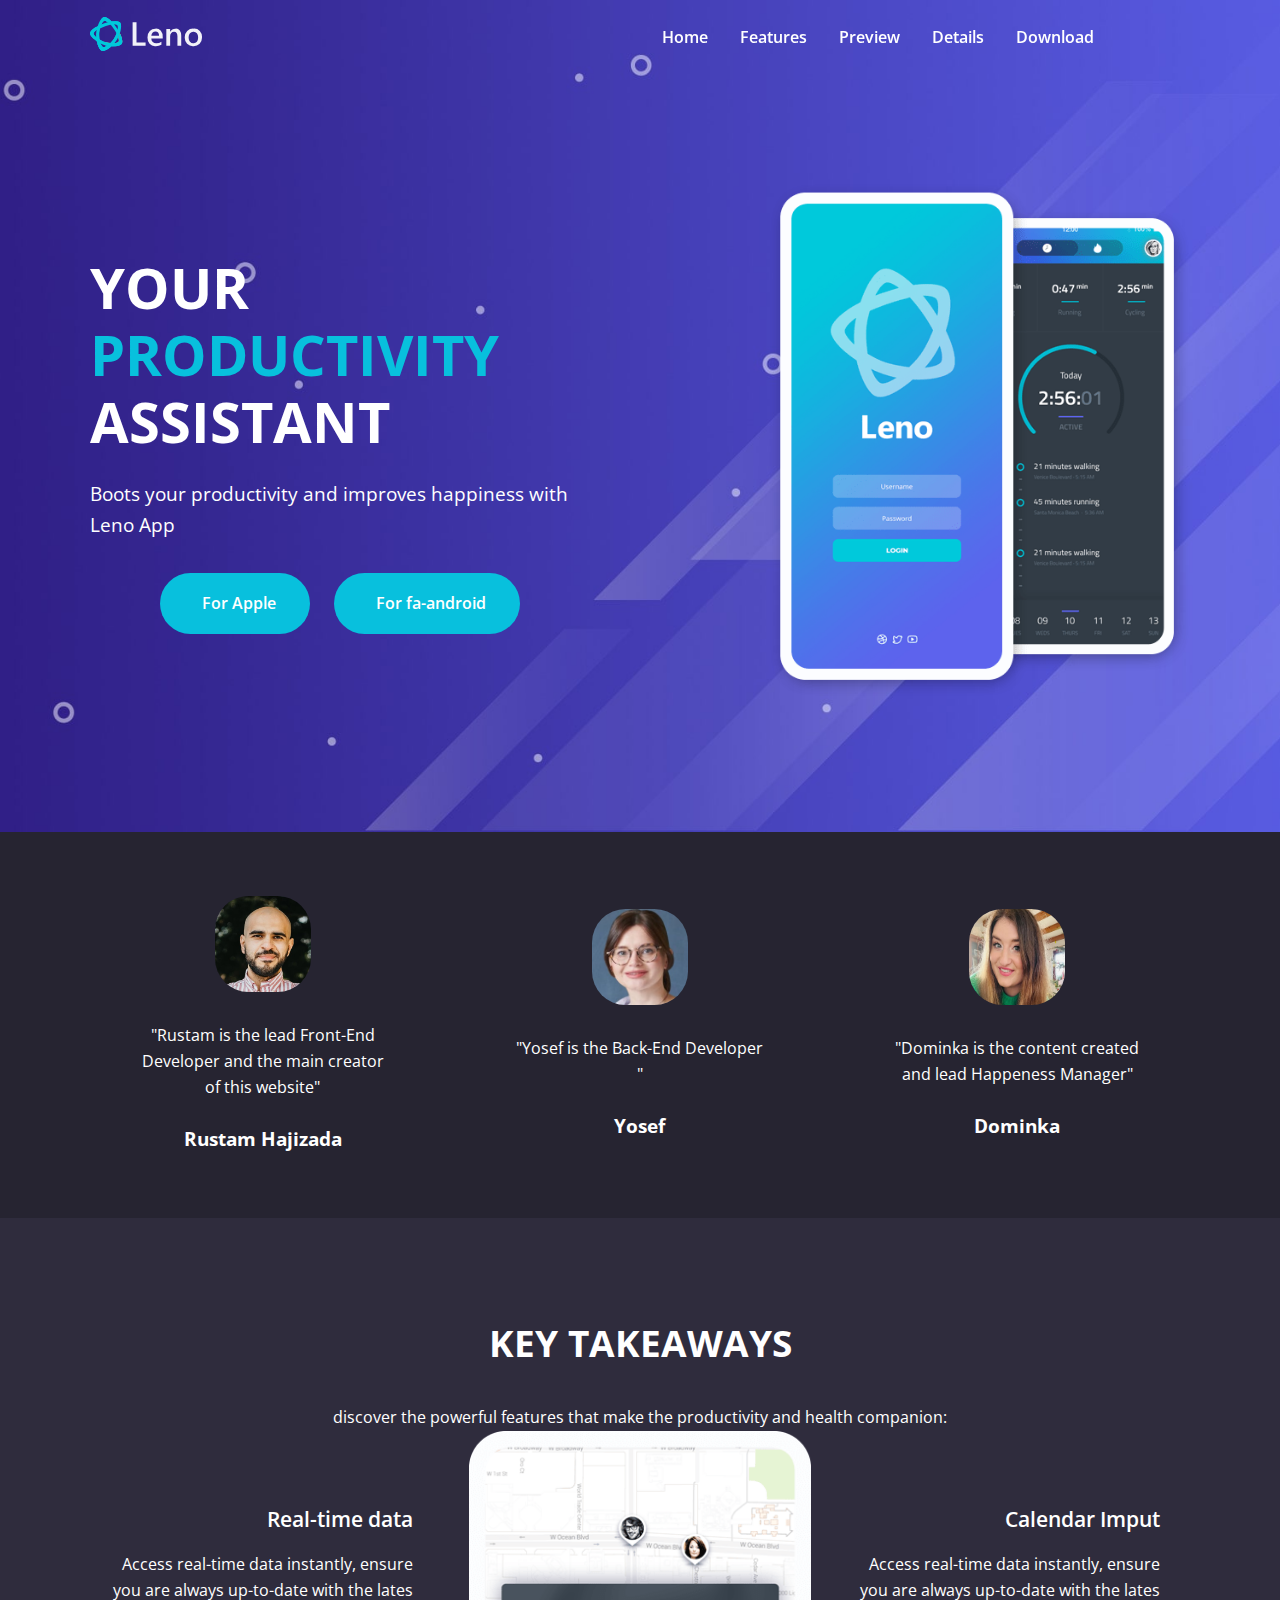
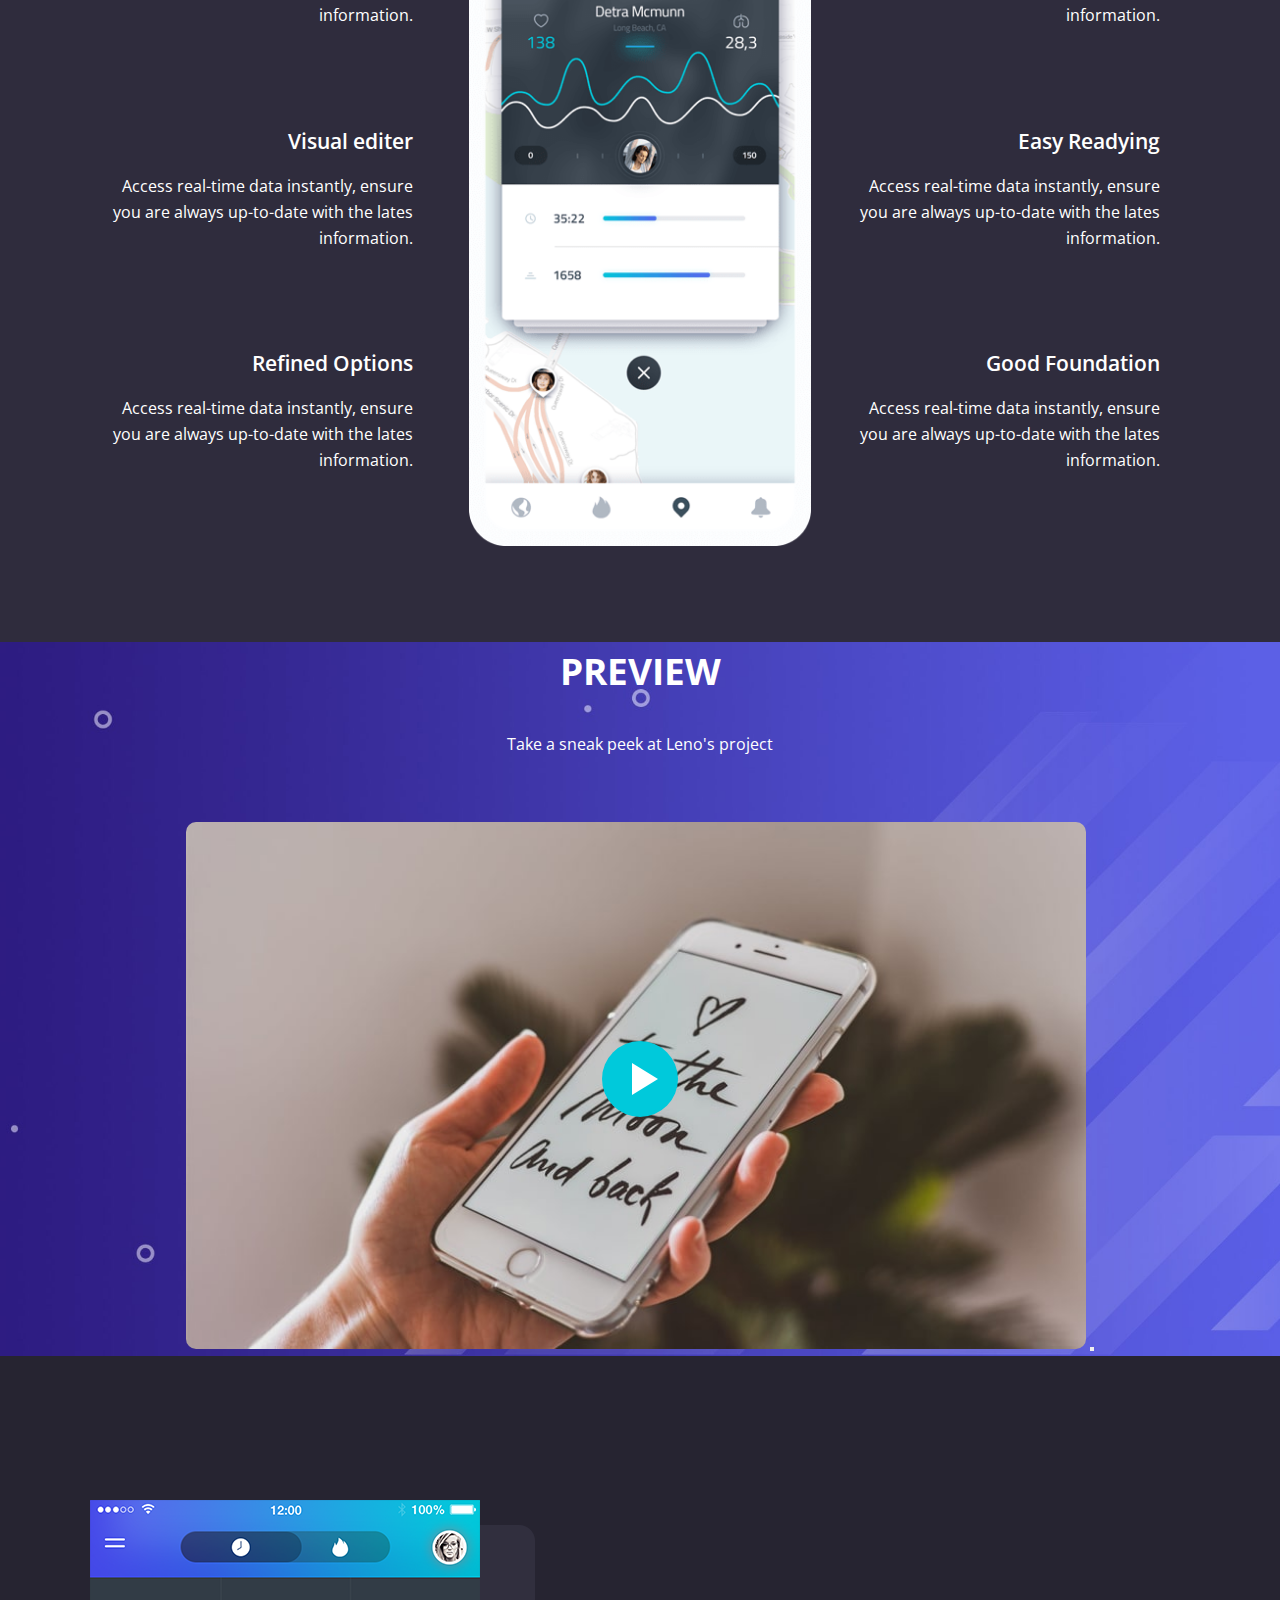
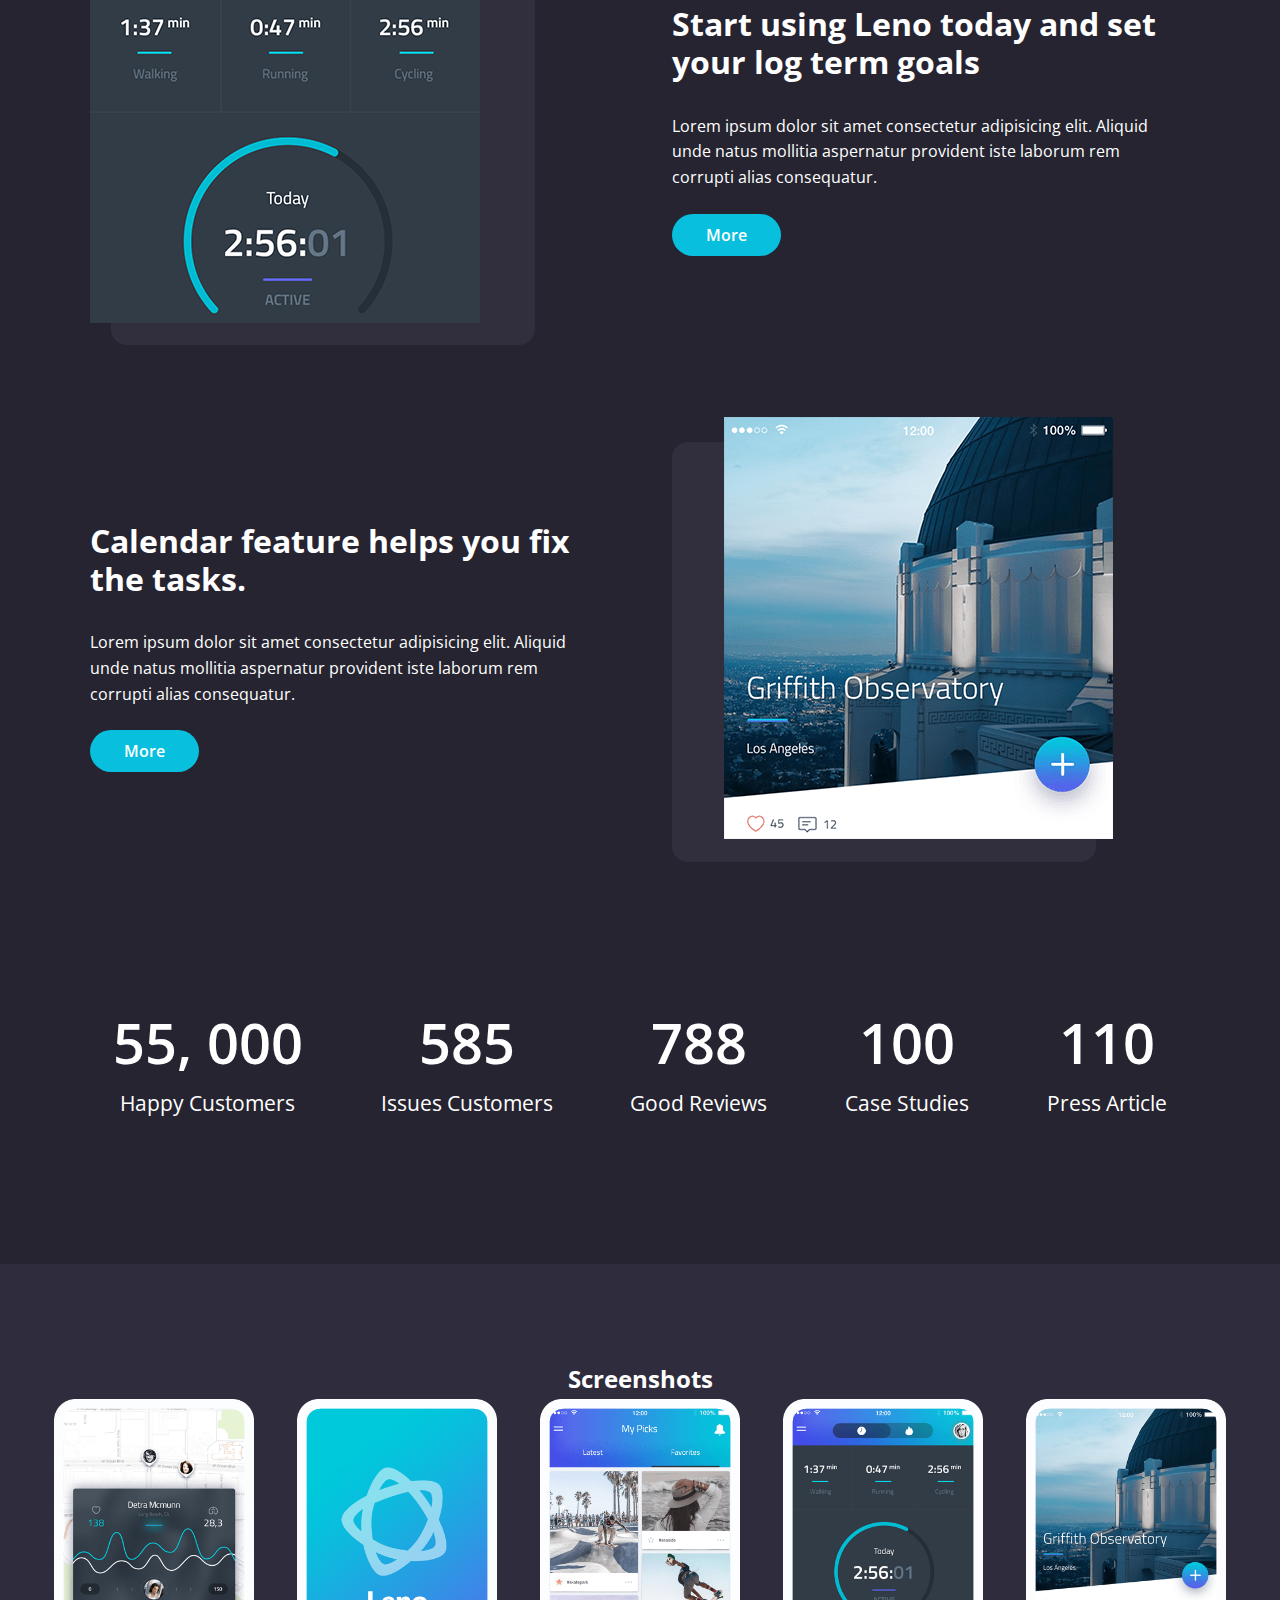
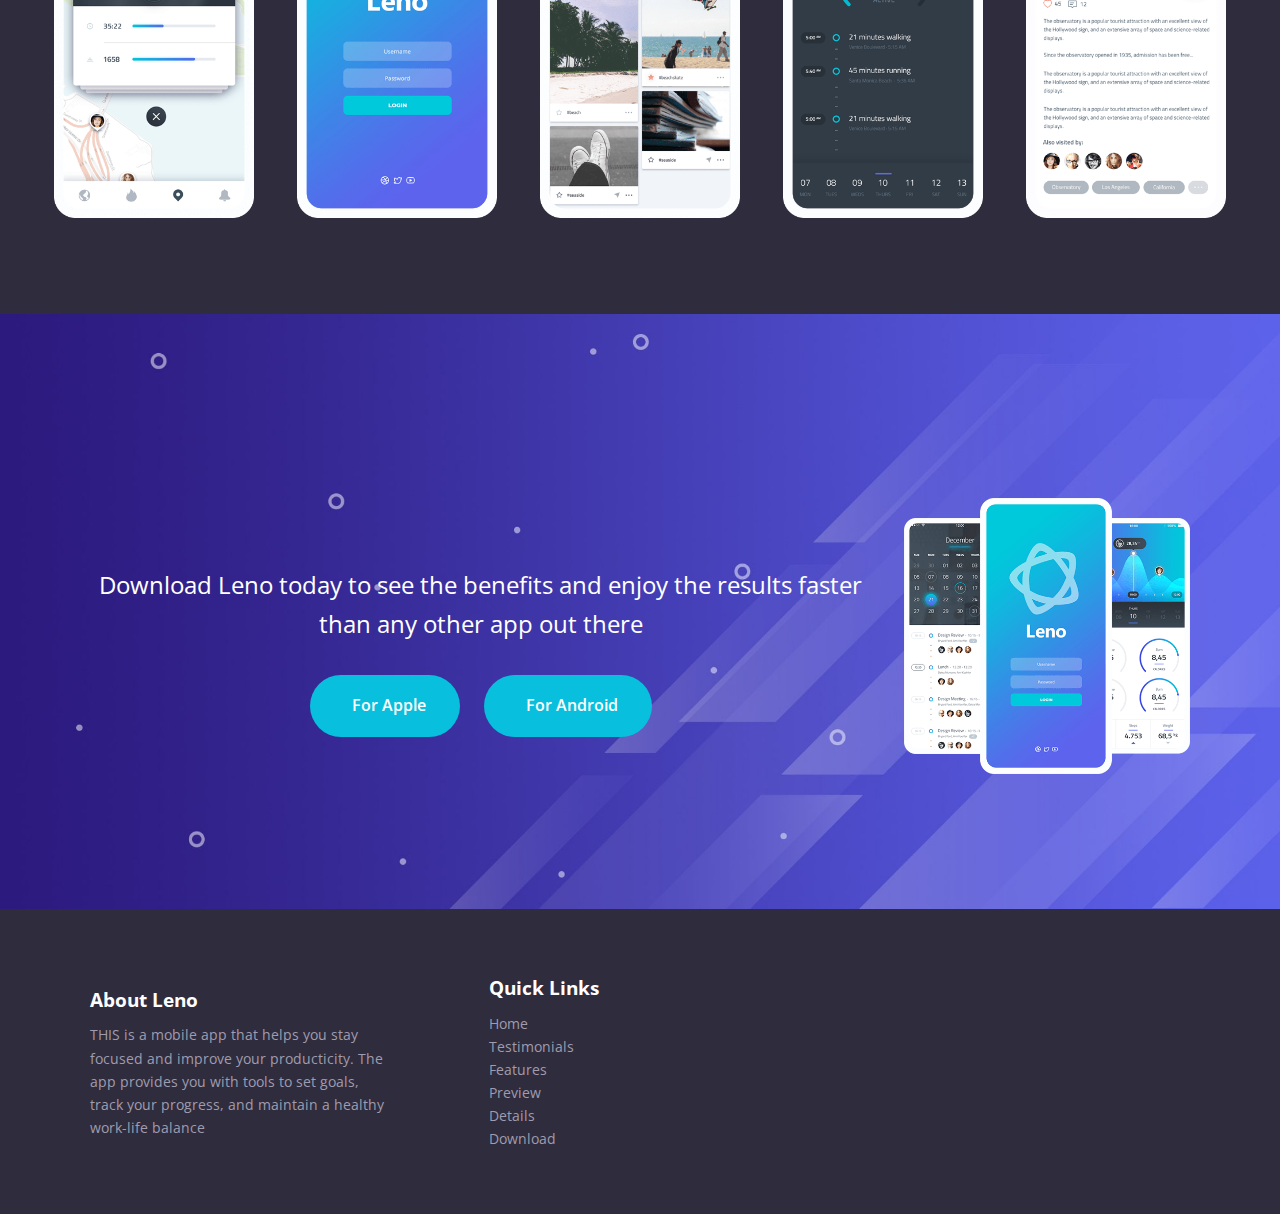
<file: index.html>
<!DOCTYPE html>
<html lang="en">

<head>
  <meta charset="UTF-8" />
  <meta name="viewport" content="width=device-width, initial-scale=1.0" />
  <link rel="preconnect" href="https://fonts.googleapis.com" />
  <link rel="preconnect" href="https://fonts.gstatic.com" crossorigin />
  <link href="https://fonts.googleapis.com/css2?family=Open+Sans:ital,wght@0,300..800;1,300..800&display=swap"
    rel="stylesheet" />
  <link rel="stylesheet" href="https://cdnjs.cloudflare.com/ajax/libs/font-awesome/6.5.2/css/all.min.css"
    integrity="sha512-SnH5WK+bZxgPHs44uWIX+LLJAJ9/2PkPKZ5QiAj6Ta86w+fsb2TkcmfRyVX3pBnMFcV7oQPJkl9QevSCWr3W6A=="
    crossorigin="anonymous" referrerpolicy="no-referrer" />
  <link rel="stylesheet" href="./css/styles.css" />
  <link rel="icon" href="./images/favicon.png" />
  <title>Your Health & Productivity APP</title>
</head>

<body>
  <!-- NavBar -->
  <navbar class="navbar">
    <div class="navbar__container container">
      <div class="navbar__logo">
        <img src="./images/logo.svg" alt="Leno" />
      </div>
      <div class="navbar__menu">
        <ul class="navbar__menu-list">
          <li class="navbar__menu-item">
            <a href="index.html" class="navbar__menu-link">Home</a>
          </li>
          <li class="navbar__menu-item">
            <a href="index.html#features" class="navbar__menu-link">Features</a>
          </li>
          <li class="navbar__menu-item">
            <a href="index.html#preview" class="navbar__menu-link">Preview</a>
          </li>
          <li class="navbar__menu-item">
            <a href="index.html#details" class="navbar__menu-link">Details</a>
          </li>
          <li class="navbar__menu-item">
            <a href="index.html#dowload" class="navbar__menu-link">Download</a>
          </li>
          <li class="navbar__menu-item">
            <a href="#" class="navbar__menu-link--primary">
              <i class="fa-brands fa-facebook"></i>
            </a>
          </li>
          <li class="navbar__menu-item">
            <a href="#" class="navbar__menu-link--primary">
              <i class="fa-brands fa-twitter"></i>
            </a>
          </li>
          <li class="navbar__menu-item">
            <a href="#" class="navbar__menu-link--primary">
              <i class="fa-brands fa-instagram"></i>
            </a>
          </li>
        </ul>
      </div>
      <!-- Mobile Menu & Hamburger Icon -->
      <div class="navbar__mobile-menu">
        <div class="navbar__mobile-menu-toggle">
          <i class="fas fa-bars fa-2x"></i>
        </div>
        <!-- Mobile Menu Items -->
        <div class="navbar__mobile-menu-items">
          <ul class="navbar__mobile-menu-list">
            <ul class="navbar__mobile-menu-list">
              <li class="navbar__mobile-menu-item">
                <a href="index.html" class="navbar__mobile-menu-link">Home</a>
              </li>
              <li class="navbar__mobile-menu-item">
                <a href="index.html" class="navbar__mobile-menu-link">Features</a>
              </li>
              <li class="navbar__mobile-menu-item">
                <a href="index.html#preview" class="navbar__mobile-menu-link">Preview</a>
              </li>
              <li class="navbar__mobile-menu-item">
                <a href="index.html#details" class="navbar__mobile-menu-link">Details</a>
              </li>
              <li class="navbar__mobile-menu-item">
                <a href="index.html#dowload" class="navbar__mobile-menu-link">Download</a>
              </li>
              <li class="navbar_mobile-menu-item">
                <a href="#" class="navbar__mobile-menu-link--primary">
                  <i class="fa-brands fa-facebook"></i>
                </a>
              </li>
              <li class="navbar__mobile-menu-item">
                <a href="#" class="navbar__mobile-menu-link--primary">
                  <i class="fa-brands fa-twitter"></i>
                </a>
              </li>
              <li class="navbar__mobile-menu-link--primary">
                <i class="fa-brands fa-instagram"></i>
                </a>
              </li>
            </ul>

          </ul>
        </div>
      </div>
    </div>
  </navbar>
  <!-- Hero -->
  <header class="hero">
    <div class="hero__container container">
      <div class="hero__content">
        <h1 class="hero__title">
          Your <span class="hero__title--primary">Productivity</span>
          assistant
        </h1>
        <p class="hero__description">
          Boots your productivity and improves happiness with Leno App
        </p>
        <div class="hero__buttons">
          <a href="#download" class="hero__button btn">
            <i class="fa-brands fa-apple"></i> For Apple
          </a>
          <a href="#download" class="hero__button btn">
            <i class="fa-brands fa-android"></i> For fa-android
          </a>

        </div>
      </div>
      <div class="hero__image">
        <img src="./images/header-smartphones.png" alt="Leno App">
      </div>
    </div>
  </header>
  <!-- Testimonials -->
  <section class="testimonials" id="testimonials">
    <div class="testimonials__container container">
      <!-- Card 1 -->
      <div class="testimonials__card">
        <div class="testimonials__image">
          <img src="./images/testimonial-1.jpg" alt="Testimonial 1">
        </div>
        <div class="testimonials__card--content">
          <p class="testimonials__card-text">
            "Rustam is the lead Front-End Developer and the main creator of this website" </p>
          <h3 class="testimonials__card-title">Rustam Hajizada</h3>
        </div>
      </div>
      <!-- Card 2 -->
      <div class="testimonials__card">
        <div class="testimonials__image">
          <img src="./images/testimonial-5.jpg" alt="Testimonial 1">
        </div>
        <div class="testimonials__card--content">
          <p class="testimonials__card-text">
            "Yosef is the Back-End Developer " </p>
          <h3 class="testimonials__card-title">Yosef </h3>
        </div>
      </div>
      <!-- Card 3 -->
      <div class="testimonials__card">
        <div class="testimonials__image">
          <img src="./images/testimonial-3.jpg" alt="Testimonial 1">
        </div>
        <div class="testimonials__card--content">
          <p class="testimonials__card-text">
            "Dominka is the content created and lead Happeness Manager" </p>
          <h3 class="testimonials__card-title">Dominka</h3>
        </div>
      </div>
    </div>
  </section>
  <!-- Features -->
  <section class="features" id="features">
    <div class="features__container container">
      <div class="features__content">
        <h2 class="features__title">Key Takeaways</h2>
        <p class="features__description">
          discover the powerful features that make the productivity and health companion:
        </p>
        <div class="features__grid">
          <!-- Grid Column 1 -->
          <div class="features__grid-column features__grid-column-left">
            <!-- Grid Item 1 -->
            <div class="features__grid-item">
              <div class="features__grid-item-text">
                <h4 class="features__grid-item-text-title">
                  Real-time data
                </h4>
                <p class="features__grid-item-text-description">
                  Access real-time data instantly, ensure you are always up-to-date with the lates information.
                </p>
              </div>
              <div class="features__grid-item-icon">
                <i class="fas fa-rocket fa-4x"></i>
              </div>
            </div>
            <!-- Grid Item 2 -->
            <div class="features__grid-item">
              <div class="features__grid-item-text">
                <h4 class="features__grid-item-text-title">
                  Visual editer
                </h4>
                <p class="features__grid-item-text-description">
                  Access real-time data instantly, ensure you are always up-to-date with the lates information.
                </p>
              </div>
              <div class="features__grid-item-icon">
                <i class="fas fa-code fa-4x"></i>
              </div>
            </div>
            <!-- Grid Item 3 -->
            <div class="features__grid-item">
              <div class="features__grid-item-text">
                <h4 class="features__grid-item-text-title">
                  Refined Options
                </h4>
                <p class="features__grid-item-text-description">
                  Access real-time data instantly, ensure you are always up-to-date with the lates information.
                </p>
              </div>
              <div class="features__grid-item-icon">
                <i class="fas fa-cube fa-4x"></i>
              </div>
            </div>
          </div>
          <!-- Grid Column 2 -->
          <div class="features__grid-column 
                features__grid-column-center">
            <img src="./images/features-smartphone-1.png" alt="">
          </div>

          <!-- Grid Column 3 -->
          <div class="features__grid-column features__grid-column-left">
            <!-- Grid Item 1 -->
            <div class="features__grid-item">
              <div class="features__grid-item-text">
                <h4 class="features__grid-item-text-title">
                  Calendar Imput
                </h4>
                <p class="features__grid-item-text-description">
                  Access real-time data instantly, ensure you are always up-to-date with the lates information.
                </p>
              </div>
              <div class="features__grid-item-icon">
                <i class="fas fa-calendar fa-4x"></i>
              </div>
            </div>
            <!-- Grid Item 2 -->
            <div class="features__grid-item">
              <div class="features__grid-item-text">
                <h4 class="features__grid-item-text-title">
                  Easy Readying
                </h4>
                <p class="features__grid-item-text-description">
                  Access real-time data instantly, ensure you are always up-to-date with the lates information.
                </p>
              </div>
              <div class="features__grid-item-icon">
                <i class="fas fa-book fa-4x"></i>
              </div>
            </div>
            <!-- Grid Item 3 -->
            <div class="features__grid-item">
              <div class="features__grid-item-text">
                <h4 class="features__grid-item-text-title">
                  Good Foundation
                </h4>
                <p class="features__grid-item-text-description">
                  Access real-time data instantly, ensure you are always up-to-date with the lates information.
                </p>
              </div>
              <div class="features__grid-item-icon">
                <i class="fas fa-cube fa-4x"></i>
              </div>
            </div>
          </div>

        </div>
      </div>
    </div>
  </section>
  <!-- Modal- Video -->
  <div class="modal" id="videoModal">
    <div class="modal__content">
      <span class="modal__close-button">&times;</span>
      <iframe src="" frameborder="0" id="videoPlayer" width="560" height="315" frameborder="o" allowfullscreen></iframe>
    </div>
  </div>
  <!-- Preview -->
  <section class="preview" id="preview">
    <div class="preview__container container">
      <div class="preview__content">
        <h2 class="preview__title">Preview</h2>
        <p class="preview__description">
          Take a sneak peek at Leno's project
        </p>
        <div class="preview__image-container">
          <div class="preview__video-wrapper">
            <img src="./images/video-frame.jpg" alt="preview" />
            <button class="preview__video-button">
              <span class="preview__video-play-button">
                <span></span>
              </span>
            </button>
          </div>
        </div>
      </div>
    </div>
  </section>
  <!-- Details -->
  <section class="details" id="details">
    <div class="details__container container">
      <div class="details__grid">
        <!-- Grid Item 1 -->
        <div class="details__grid-image">
          <img src="images/details-1.png" alt="leno app">
        </div>
        <!-- Grid Item 2 -->
        <div class="details__grid-content">
          <h3 class="details__grid-heading">
            Start using Leno today and set your log term goals
          </h3>
          <p> Lorem ipsum dolor sit amet consectetur adipisicing elit. Aliquid unde natus mollitia aspernatur provident
            iste laborum rem corrupti alias consequatur.</p>
          <a href="details.html" class="details__grid-button btn">More</a>
        </div>
        <!-- Grid Item 3 -->
        <div class="details__grid-content">
          <h3 class="details__grid-heading">
            Calendar feature helps you fix the tasks.
          </h3>
          <p> Lorem ipsum dolor sit amet consectetur adipisicing elit. Aliquid unde natus mollitia aspernatur provident
            iste laborum rem corrupti alias consequatur.</p>
          <a href="details.html" class="details__grid-button btn">More</a>
        </div>
        <!-- Grid Item 4 -->
        <div class="details__grid-image">
          <img src="images/details-2.png" alt="leno app">
        </div>
      </div>

      <!-- Icons -->
      <div class="details__icons">
        <div class="details__icons-items">
          <i class="fas fa-users fa-4x"></i>
          <div class="details__icons-amount">55, 000</div>
          <h4 class="details__icons-title">Happy Customers</h4>
        </div>
        <div class="details__icons-items">
          <i class="fas fa-code fa-4x"></i>
          <div class="details__icons-amount">585</div>
          <h4 class="details__icons-title">Issues Customers</h4>
        </div>
        <div class="details__icons-items">
          <i class="fas fa-comments fa-4x"></i>
          <div class="details__icons-amount">788</div>
          <h4 class="details__icons-title">Good Reviews</h4>
        </div>
        <div class="details__icons-items">
          <i class="fas fa-rocket fa-4x"></i>
          <div class="details__icons-amount">100</div>
          <h4 class="details__icons-title">Case Studies</h4>
        </div>
        <div class="details__icons-items">
          <i class="fas fa-edit fa-4x"></i>
          <div class="details__icons-amount">110</div>
          <h4 class="details__icons-title">Press Article</h4>
        </div>
      </div>
    </div>
  </section>
  <!-- Screenshots -->
  <section class="screenshots" id="screenshots">
    <div class="screenshots__container container">
      <div class="screenshots__content">
        <h2 class="screeshots__title">
          Screenshots
        </h2>
        <div class="screenshots__images">
          <img src="images/screenshot-1.png" alt="Screenshot">
          <img src="images/screenshot-2.png" alt="Screenshot">
          <img src="images/screenshot-3.png" alt="Screenshot">
          <img src="images/screenshot-4.png" alt="Screenshot">
          <img src="images/screenshot-5.png" alt="Screenshot">
        </div>
      </div>
    </div>
  </section>
  <!-- Download -->
  <section class="download" id="download">
    <div class="download__container container">
      <div class="download__content">
        <p class="download__description">
          Download Leno today to see the benefits and enjoy the results faster than any other app out there
        </p>
        <div class="download__buttons">
          <a href="details.html" class="download__button btn">
            <i class="fa-brands fa-apple"></i> For Apple
          </a>
          <a href="details.html" class="download__button btn">
            <i class="fa-brands fa-android"></i> For Android
          </a>
        </div>
      </div>
      <div class="download__image">
        <img src="images/download.png" alt="Download">
      </div>
    </div>
  </section>
  <!-- Footer -->
  <footer class="footer">
    <div class="footer__container container">
      <div class="footer__about">
        <h4 class="footer__title">About Leno</h4>
        <p class="footer__description">
          THIS is a mobile app that helps you stay focused and improve your producticity. The app provides you with
          tools to set goals, track your progress, and maintain a healthy work-life balance
        </p>
      </div>
      <div class="footer_links">
        <h4 class="footer__title">Quick Links</h4>
        <ul class="footer__links-list">
          <li class="footer__links-item">
            <a href="#" class="footer__links-link">Home</a>
          </li>
          <li class="footer__links-item">
            <a href="#testimonials" class="footer__links-link">Testimonials</a>
          </li>
          <li class="footer__links-item">
            <a href="#features" class="footer__links-link">Features</a>
          </li>
          <li class="footer__links-item">
            <a href="#preview" class="footer__links-link">Preview</a>
          </li>
          <li class="footer__links-item">
            <a href="#details" class="footer__links-link">Details</a>
          </li>
          <li class="footer__links-item">
            <a href="#download" class="footer__links-link">Download</a>
          </li>
        </ul>
      </div>
      <div class="footer__social">
        <a href="" target="_blank" class="footer__social-link">
          <i class="fa-brands fa-facebook fa-3x"></i>
        </a>
        <a href="https://github.com/RustamHajizadaOriginal/leno_website" target="_blank" class="footer__social-link">
          <i class="fa-brands fa-git fa-3x"></i>
        </a>
        <a href="" target="_blank" class="footer__social-link">
          <i class="fa-brands fa-instagram fa-3x"></i>
        </a>
        <a href="" target="_blank" class="footer__social-link">
          <i class="fa-brands fa-linkedin fa-3x"></i>
        </a>
      </div>

    </div>
  </footer>
  <script src="./js/script.js"></script>
</body>

</html>
</file>
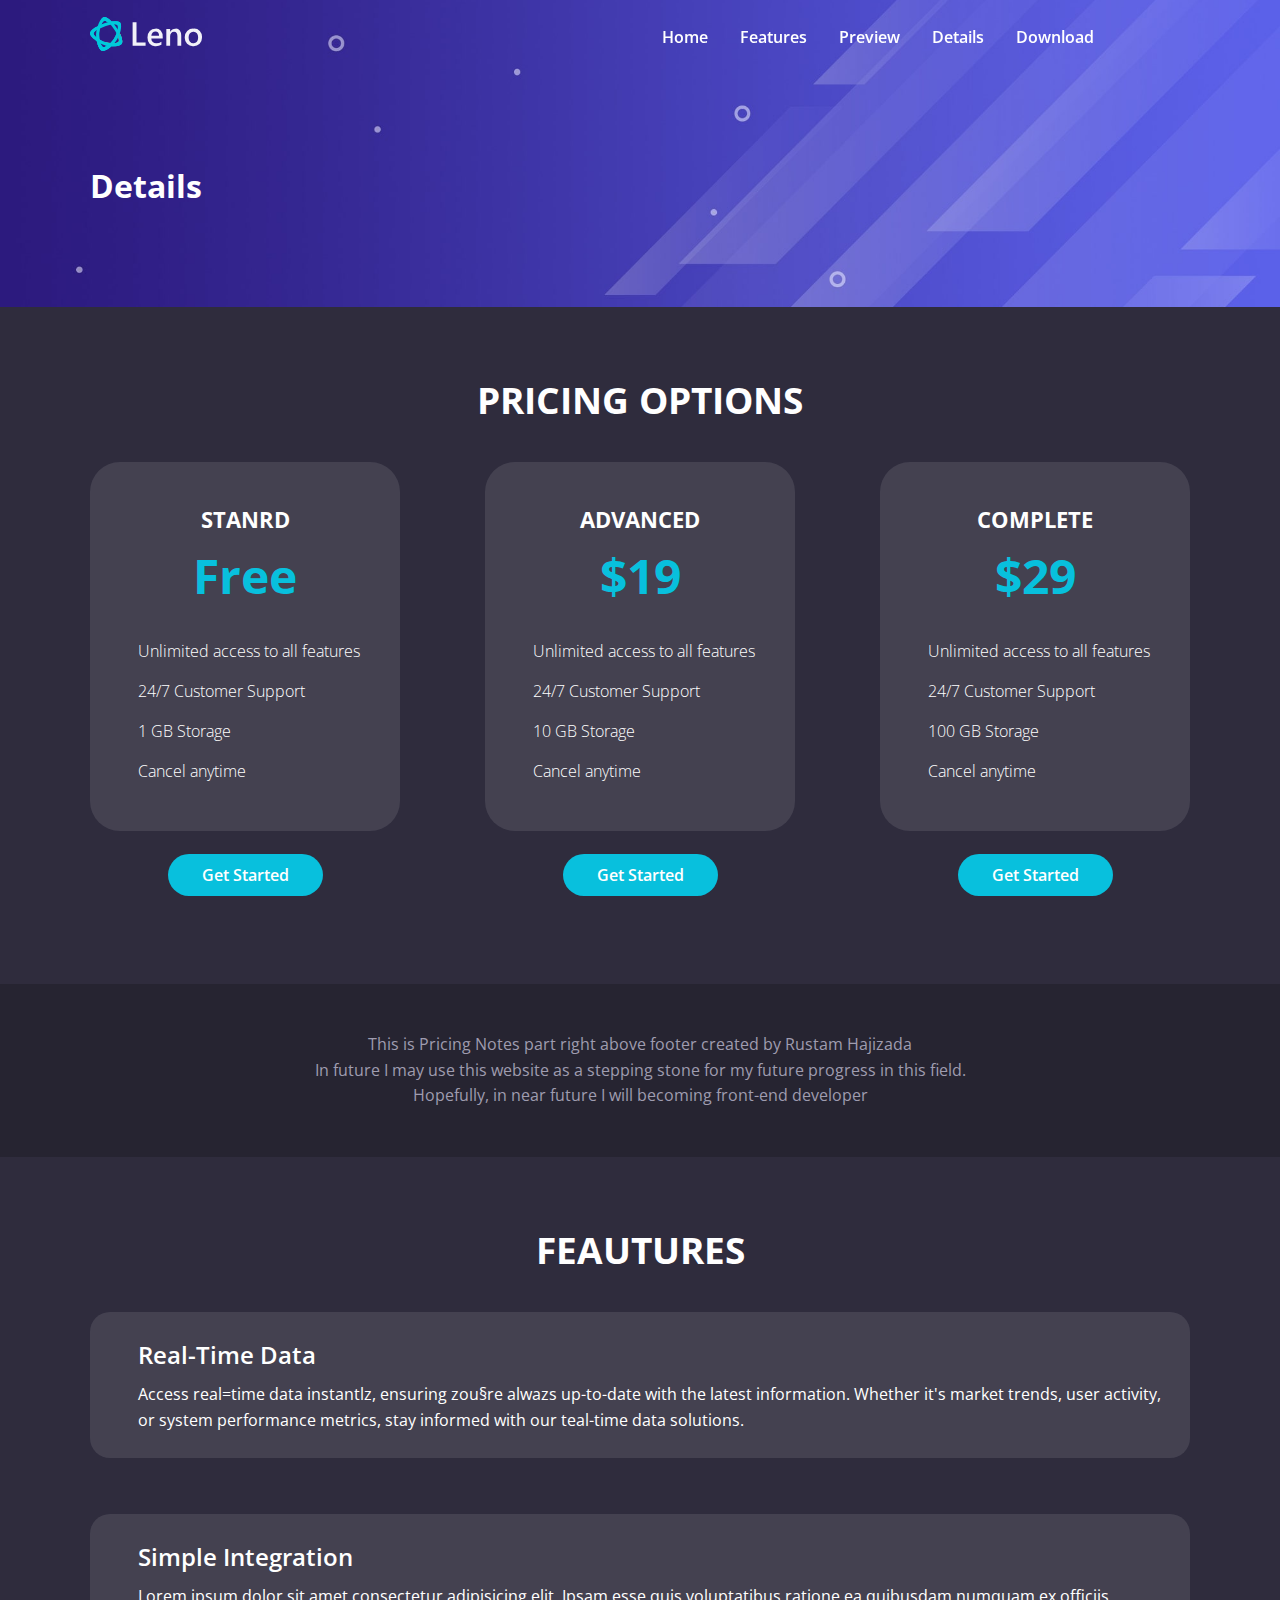
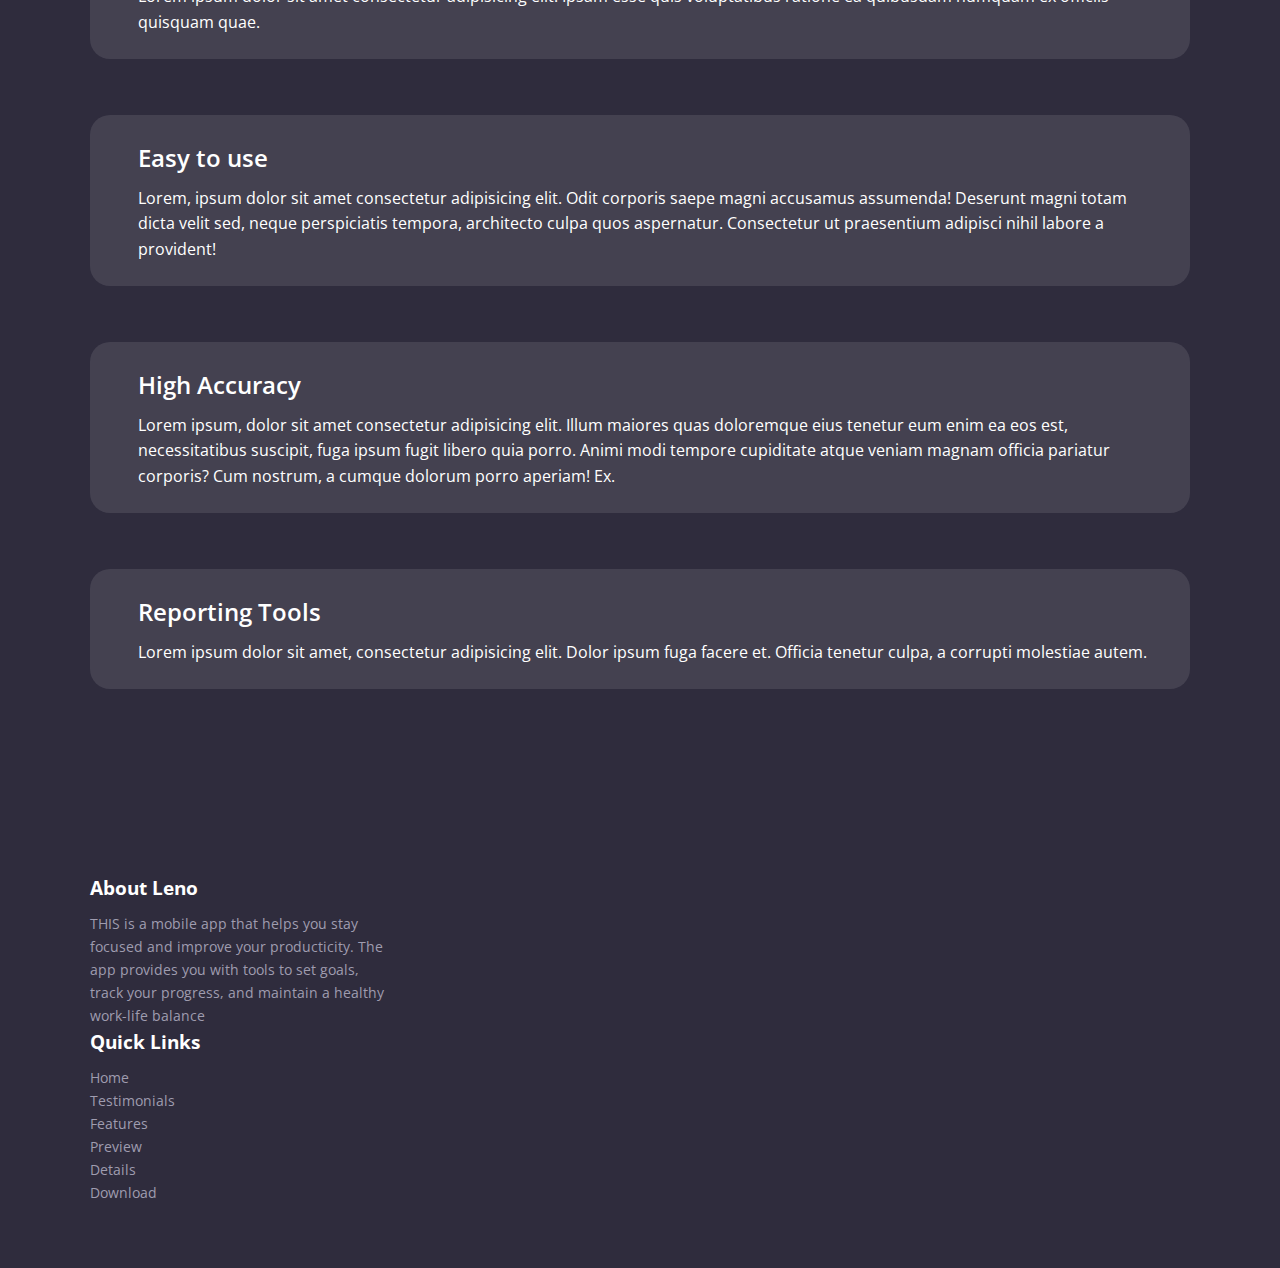
<file: details.html>
<!DOCTYPE html>
<html lang="en">

<head>
  <meta charset="UTF-8" />
  <meta name="viewport" content="width=device-width, initial-scale=1.0" />
  <link rel="preconnect" href="https://fonts.googleapis.com" />
  <link rel="preconnect" href="https://fonts.gstatic.com" crossorigin />
  <link href="https://fonts.googleapis.com/css2?family=Open+Sans:ital,wght@0,300..800;1,300..800&display=swap"
    rel="stylesheet" />
  <link rel="stylesheet" href="https://cdnjs.cloudflare.com/ajax/libs/font-awesome/6.5.2/css/all.min.css"
    integrity="sha512-SnH5WK+bZxgPHs44uWIX+LLJAJ9/2PkPKZ5QiAj6Ta86w+fsb2TkcmfRyVX3pBnMFcV7oQPJkl9QevSCWr3W6A=="
    crossorigin="anonymous" referrerpolicy="no-referrer" />
  <link rel="stylesheet" href="./css/styles.css" />

  <link rel="icon" href="./images/favicon.png" />
  <title>Leno App | Health & Productivity</title>
</head>

<body>
  <navbar class="navbar">
    <div class="navbar__container container">
      <div class="navbar__logo">
        <img src="./images/logo.svg" alt="Leno" />
      </div>
      <div class="navbar__menu">
        <ul class="navbar__menu-list">
          <li class="navbar__menu-item">
            <a href="index.html" class="navbar__menu-link">Home</a>
          </li>
          <li class="navbar__menu-item">
            <a href="index.html#features" class="navbar__menu-link">Features</a>
          </li>
          <li class="navbar__menu-item">
            <a href="index.html#preview" class="navbar__menu-link">Preview</a>
          </li>
          <li class="navbar__menu-item">
            <a href="index.html#details" class="navbar__menu-link">Details</a>
          </li>
          <li class="navbar__menu-item">
            <a href="index.html#dowload" class="navbar__menu-link">Download</a>
          </li>
          <li class="navbar__menu-item">
            <a href="#" class="navbar__menu-link--primary">
              <i class="fa-brands fa-facebook"></i>
            </a>
          </li>
          <li class="navbar__menu-item">
            <a href="#" class="navbar__menu-link--primary">
              <i class="fa-brands fa-twitter"></i>
            </a>
          </li>
          <li class="navbar__menu-item">
            <a href="#" class="navbar__menu-link--primary">
              <i class="fa-brands fa-instagram"></i>
            </a>
          </li>
        </ul>
      </div>
      <!-- Mobile Menu & Hamburger Icon -->
      <div class="navbar__mobile-menu">
        <div class="navbar__mobile-menu-toggle">
          <i class="fas fa-bars fa-2x"></i>
        </div>
        <!-- Mobile Menu Items -->
        <div class="navbar__mobile-menu-items">
          <ul class="navbar__mobile-menu-list">
            <ul class="navbar__mobile-menu-list">
              <li class="navbar__mobile-menu-item">
                <a href="index.html" class="navbar__mobile-menu-link">Home</a>
              </li>
              <li class="navbar__mobile-menu-item">
                <a href="index.html" class="navbar__mobile-menu-link">Features</a>
              </li>
              <li class="navbar__mobile-menu-item">
                <a href="index.html#preview" class="navbar__mobile-menu-link">Preview</a>
              </li>
              <li class="navbar__mobile-menu-item">
                <a href="index.html#details" class="navbar__mobile-menu-link">Details</a>
              </li>
              <li class="navbar__mobile-menu-item">
                <a href="index.html#dowload" class="navbar__mobile-menu-link">Download</a>
              </li>
              <li class="navbar_mobile-menu-item">
                <a href="#" class="navbar__mobile-menu-link--primary">
                  <i class="fa-brands fa-facebook"></i>
                </a>
              </li>
              <li class="navbar__mobile-menu-item">
                <a href="#" class="navbar__mobile-menu-link--primary">
                  <i class="fa-brands fa-twitter"></i>
                </a>
              </li>
              <li class="navbar__mobile-menu-link--primary">
                <i class="fa-brands fa-instagram"></i>
                </a>
              </li>
            </ul>

          </ul>
        </div>
      </div>
    </div>
  </navbar>
  <!-- Inner Header -->
  <header class="inner-header">
    <div class="inner-header__container container">
      <h1 class="inner-header__title">Details</h1>
    </div>
  </header>
  <!-- Pricing -->
  <section class="pricing">
    <div class="pricing__container container">
      <h2 class="pricing__title">Pricing Options</h2>
      <div class="pricing__cards">
        <!-- Card 1 -->
        <div class="pricing__card">
          <div class="pricing__card-box">
            <h4 class="pricing__card-title">Stanrd</h4>
            <h3 class="pricing__card-price">Free</h3>
            <div class="pricing__card-body"></div>
            <ul class="pricing__card-list">
              <li class="pricing__card-item">
                <i class="fas fa-check"></i>
                Unlimited access to all features
              </li>
              <li class="pricing__card-item">
                <i class="fas fa-check"></i>
                24/7 Customer Support
              </li>
              <li class="pricing__card-item">
                <i class="fas fa-check"></i>
                1 GB Storage
              </li>
              <li class="pricing__card-item">
                <i class="fas fa-check"></i>
                Cancel anytime
              </li>
            </ul>
          </div>
          <div>
            <a href="#" class="pricing__card-button btn"> Get Started</a>
          </div>
        </div>


        <!-- Card 2 -->
        <div class="pricing__card">
          <div class="pricing__card-box">
            <h4 class="pricing__card-title">Advanced</h4>
            <h3 class="pricing__card-price">$19</h3>
            <div class="pricing__card-body"></div>
            <ul class="pricing__card-list">
              <li class="pricing__card-item">
                <i class="fas fa-check"></i>
                Unlimited access to all features
              </li>
              <li class="pricing__card-item">
                <i class="fas fa-check"></i>
                24/7 Customer Support
              </li>
              <li class="pricing__card-item">
                <i class="fas fa-check"></i>
                10 GB Storage
              </li>
              <li class="pricing__card-item">
                <i class="fas fa-check"></i>
                Cancel anytime
              </li>
            </ul>
          </div>
          <div>
            <a href="#" class="pricing__card-button btn"> Get Started</a>
          </div>
        </div>


        <!-- Card 3 -->
        <div class="pricing__card">
          <div class="pricing__card-box">
            <h4 class="pricing__card-title">Complete</h4>
            <h3 class="pricing__card-price">$29</h3>
            <div class="pricing__card-body"></div>
            <ul class="pricing__card-list">
              <li class="pricing__card-item">
                <i class="fas fa-check"></i>
                Unlimited access to all features
              </li>
              <li class="pricing__card-item">
                <i class="fas fa-check"></i>
                24/7 Customer Support
              </li>
              <li class="pricing__card-item">
                <i class="fas fa-check"></i>
                100 GB Storage
              </li>
              <li class="pricing__card-item">
                <i class="fas fa-check"></i>
                Cancel anytime
              </li>
            </ul>
          </div>
          <div>
            <a href="#" class="pricing__card-button btn"> Get Started</a>
          </div>
        </div>

      </div>
    </div>
  </section>

  <!-- Pricing Notes -->
  <section class="pricing-notes">
    <div class="pricing-notes__container container">
      <p class="pricing-notes__text"> This is Pricing Notes part right above footer created by Rustam Hajizada</p>
      <p class="pricing-notes__text"> In future I may use this website as a stepping stone for my future progress in
        this
        field.</p>
      <p class="pricing-notes__text">Hopefully, in near future I will becoming front-end developer</p>
    </div>
  </section>
  <!-- Details Features -->
  <section class="details-features">
    <div class="details-features__container container">
      <h2 class="details-features__title">Feautures</h2>
      <div class="details-features__list">
        <!-- Item 1 -->
        <div class="details-features__list-item">
          <i class="fas fa-rocket fa-4x"></i>
          <div class="details-features__list-text">
            <h3 class="details-features__list-title">
              Real-Time Data
            </h3>
            <p class="details-features__list-description">
              Access real=time data instantlz, ensuring zou§re alwazs up-to-date with the latest information. Whether
              it's market trends, user activity, or system performance metrics, stay informed with our teal-time data
              solutions.
            </p>
          </div>
        </div>
        <!-- Item 2 -->
        <div class="details-features__list-item">
          <i class="fas fa-user fa-4x"></i>
          <div class="details-features__list-text">
            <h3 class="details-features__list-title">
              Simple Integration
            </h3>
            <p class="details-features__list-description">
              Lorem ipsum dolor sit amet consectetur adipisicing elit. Ipsam esse quis voluptatibus ratione ea quibusdam
              numquam ex officiis quisquam quae.
            </p>
          </div>
        </div>
        <!-- Item 3 -->
        <div class="details-features__list-item">
          <i class="fas fa-code fa-4x"></i>
          <div class="details-features__list-text">
            <h3 class="details-features__list-title">
              Easy to use
            </h3>
            <p class="details-features__list-description">
              Lorem, ipsum dolor sit amet consectetur adipisicing elit. Odit corporis saepe magni accusamus assumenda!
              Deserunt magni totam dicta velit sed, neque perspiciatis tempora, architecto culpa quos aspernatur.
              Consectetur ut praesentium adipisci nihil labore a provident!
            </p>
          </div>
        </div>
        <!-- Item 4 -->
        <div class="details-features__list-item">
          <i class="fas fa-compass fa-4x"></i>
          <div class="details-features__list-text">
            <h3 class="details-features__list-title">
              High Accuracy
            </h3>
            <p class="details-features__list-description">
              Lorem ipsum, dolor sit amet consectetur adipisicing elit. Illum maiores quas doloremque eius tenetur eum
              enim ea eos est, necessitatibus suscipit, fuga ipsum fugit libero quia porro. Animi modi tempore
              cupiditate atque veniam magnam officia pariatur corporis? Cum nostrum, a cumque dolorum porro aperiam! Ex.
            </p>
          </div>
        </div>
        <!-- Item 5 -->
        <div class="details-features__list-item">
          <i class="fas fa-chart-pie fa-4x"></i>
          <div class="details-features__list-text">
            <h3 class="details-features__list-title">
              Reporting Tools
            </h3>
            <p class="details-features__list-description">
              Lorem ipsum dolor sit amet, consectetur adipisicing elit. Dolor ipsum fuga facere et. Officia tenetur
              culpa, a corrupti molestiae autem.
            </p>
          </div>
        </div>
      </div>
    </div>
  </section>

  <!-- Footer -->
  <footer class="footer">
    <div class="footer__container container">
      <div class="footer__about">
        <h4 class="footer__title">About Leno</h4>
        <p class="footer__description">
          THIS is a mobile app that helps you stay focused and improve your producticity. The app provides you with
          tools to set goals, track your progress, and maintain a healthy work-life balance
        </p>
        <div class="footer_links">
          <h4 class="footer__title">Quick Links</h4>
          <ul class="footer__links-list">
            <li class="footer__links-item">
              <a href="index.html" class="footer__links-link">Home</a>
            </li>
            <li class="footer__links-item">
              <a href="index.html" class="footer__links-link">Testimonials</a>
            </li>
            <li class="footer__links-item">
              <a href="index.html#features" class="footer__links-link">Features</a>
            </li>
            <li class="footer__links-item">
              <a href="index.html#preview" class="footer__links-link">Preview</a>
            </li>
            <li class="footer__links-item">
              <a href="index.html#details" class="footer__links-link">Details</a>
            </li>
            <li class="footer__links-item">
              <a href="index.html#download" class="footer__links-link">Download</a>
            </li>
          </ul>
        </div>
        <div class="footer__scial">
          <a href="" class="footer__social-link">
            <i class="fa-brands fa-facebook fa-3x"></i>
          </a>
          <a href="" class="footer__social-link">
            <i class="fa-brands fa-twitter fa-3x"></i>
          </a>
          <a href="" class="footer__social-link">
            <i class="fa-brands fa-instagram fa-3x"></i>
          </a>
          <a href="" class="footer__social-link">
            <i class="fa-brands fa-linkedin fa-3x"></i>
          </a>
        </div>
      </div>
    </div>
  </footer>
  <script src="./js/script.js"></script>
</body>

</html>
</file>
<file: css/styles.css>
*,
*:before,
*:after {
  margin: 0;
  padding: 0;
  box-sizing: border-box;
}

:root {
  --primary-color: #08c0dd;
  --secondary-color: #262431;
  --tertiary-color: #2f2c3d;
}
html,
body {
  font-family: "Open Sans", sans-serif;
  background: var(--secondary-color);
  color: #fff;
  line-height: 1.6;
  scroll-behavior: smooth;
}

a {
  color: white;
  text-decoration: none;
}
ul {
  list-style: none;
}
img {
  max-width: 100%;
}
.container {
  max-width: 1100px;
  margin: 0 auto;
}
.btn {
  padding: 0.5rem 2rem;
  background-color: var(--primary-color);
  border: 2px solid transparent;
  color: white;
  font-weight: 600;
  border-radius: 50px;
  transition: background-color 0.3s ease;
}
.btn:hover {
  background: var(--secondary-color);
  border-color: var(--primary-color);
  color: var(--primary-color);
}

/* Navbar */
.navbar {
  padding: 1rem 2rem;
  position: fixed;
  top: 0;
  right: 0;
  left: 0;
  z-index: 1000;
  background-color: transparent;
  transition: background-color 0.3s ease-in-out;
}
.navbar.navbar--scroll {
  background-color: rgba(38, 36, 49 0.8);
  backdrop-filter: blur(10px);
}
.navbar__container {
  display: flex;
  justify-content: space-between;
  align-items: center;
}

.navbar__logo img {
  width: 112px;
  height: 36px;
}

.navbar__menu-list {
  display: flex;
  align-items: center;
  gap: 2rem;
  font-weight: 600;
}
.navbar__menu-link:hover,
.navbar__mobile-menu-link:hover {
  color: var(--primary-color);
}
.navbar__menu-link--primary,
.navbar__mobile-menu-link--primary {
  color: var(--primary-color);
}
.navbar__menu-link--primary:hover,
.navbar__mobile-menu-link--primary:hover {
  color: #fff;
}
/* Mobile Menu */
.navbar__mobile-menu {
  display: none;
  cursor: pointer;
}
.navbar__mobile-menu-items {
  position: absolute;
  top: 100%;
  left: 0;
  width: 100%;
  background: var(--secondary-color);
  opacity: 0.95;
  padding: 3rem 2rem;
  text-align: center;
  box-shadow: 0 2px 4px rgba(255, 255, 255, 0.1);
  border-top: 1px solid rgba(255, 255, 255, 0.1);
  transition: transform 0.3s ease-in-out;
}
.navbar__mobile-menu-list {
  display: flex;
  flex-direction: column;
  gap: 2rem;
  font-size: 1.2rem;
}

.navbar__mobile-menu-items {
  transform: translateX(100%);
}
.navbar__mobile-menu-items.active {
  transform: translateX(0);
}

/* Hero */
.hero {
  background: black url(../images/header-background.jpg) center center/cover
    no-repeat;
  padding: 11.5rem 2rem 8rem;
}
.hero__container {
  display: flex;
  justify-content: space-between;
  align-items: center;
  gap: 3rem;
}
.hero__content {
  max-width: 500px;
}

.hero__title {
  font-size: 3.5rem;
  text-transform: uppercase;
  font-weight: 700;
  line-height: 1.2;
}
.hero__title--primary {
  color: var(--primary-color);
}
.hero__description {
  margin-top: 1.5rem;
  font-size: 1.2rem;
  line-height: 1.6;
}
.hero__image img {
  max-width: 500px;
  padding-left: 5rem;
}
.hero__buttons {
  display: flex;
  align-items: center;
  justify-content: center;
  gap: 1.5rem;
  margin-top: 2rem;
}
.hero__button {
  padding: 1rem 2rem;
}
.hero__button i {
  margin-right: 0.5rem;
}

/*Testimonials */
.testimonials {
  padding: 4rem 2rem;
  text-align: center;
}
.testimonials__container {
  display: grid;
  grid-template-columns: repeat(3, 1fr);
  gap: 2rem;
  align-items: center;
  justify-content: center;
}
.testimonials__card {
  padding: 0 3rem;
}
.testimonials__image img {
  width: 96px;
  height: 96px;
  border-radius: 35%;
  margin-right: auto;
  margin-left: auto;
  margin-bottom: 1.5rem;
}
.testimonials__card-text {
  font-size: italic;
  margin-bottom: 1.5rem;
}
/* Features */
.features {
  background-color: var(--tertiary-color);
  padding: 6rem;
}
.features__container {
  text-align: center;
}
.features__title {
  font-size: 2.3rem;
  margin-bottom: 2rem;
  text-transform: uppercase;
}
.feature__description {
  max-width: 600px;
  margin: 1rem auto 4rem;
}
.features__grid {
  display: grid;
  grid-template-columns: repeat(3, 1fr);
  gap: 2rem;
}
.features__grid-column {
  display: flex;
  flex-direction: column;
  align-items: center;
  justify-content: center;
  gap: 6rem;
}
.features__grid-item {
  display: flex;
  align-items: start;
  justify-content: start;
  text-align: right;
  gap: 1.5rem;
}
.features__grid-item-text-title {
  font-size: 1.3rem;
  font-weight: 600;
  margin-bottom: 1rem;
}
.features__grid-item-icon {
  margin-top: 2rem;
}
.features__grid-item-icon i {
  color: var(--primary-color);
}
.features__grid-column-right .features__grid-item {
  flex-direction: row-reverse;
  text-align: left;
}
/* Preview */
.preview {
  background: url(/images/video-background.jpg) center center/cover no-repeat;
}
.preview__container {
  padding: 6rem 2 rem;
  text-align: center;
}
.preview__title {
  font-size: 2.3rem;
  margin-bottom: 2rem;
  text-transform: uppercase;
}
.preview__description {
  max-width: 600px;
  margin: 1rem auto 4rem;
}
.preview__video-wrapper {
  position: relative;
}
.preview__video-wrapper img {
  width: 100%;
  max-width: 900px;
  border-radius: 10px;
}
/* Play Button Container */
.preview__video-play-button {
  position: absolute;
  top: 48%;
  left: 50%;
  transform: translateX(-50%) translateY(-50%);
  z-index: 10;
  display: block;
  box-sizing: content-box;
  width: 2rem;
  height: 2.75rem;
  border-radius: 50%;
  cursor: pointer;
  padding: 1.25rem 1.25rem 1.25rem 1.75rem;
}
/* Play Button Circle */
.preview__video-play-button::after {
  content: "";
  position: absolute;
  top: 50%;
  left: 50%;
  transform: translateX(-50%) translateY(-50%);
  z-index: 1;
  background: #00c9db;
  height: 4.375rem;
  width: 4.375rem;
  border-radius: 50%;
  display: block;
  transition: all 200ms;
}
/* Play Button triangle */
.preview__video-play-button span {
  position: relative;
  display: block;
  z-index: 3;
  top: 0.375rem;
  left: 0.25rem;
  width: 0;
  height: 0;
  border-left: 1.625rem solid #fff;
  border-top: 1rem solid transparent;
  border-bottom: 1rem solid transparent;
}
/* Play Button Animation */
.preview__video-play-button::before {
  content: "";
  position: absolute;
  top: 50%;
  left: 50%;
  transform: translateX(-50%) translateY(-50%);
  z-index: 0;
  display: block;
  width: 4.75rem;
  height: 4.75rem;
  background: #00c9db;
  border-radius: 50%;
  animation: pulse-border 1500ms ease-out infinite;
}

/* ANIMATION */
@keyframes pulse-border {
  0% {
    transform: translateX(-50%) translateY(-50%) scale(1);
    opacity: 1;
  }
  100% {
    transform: translateX(-50%) translateY(-50%) scale(1.75);
    opacity: 0;
  }
}

/* Modal */
.modal {
  display: none;
  position: fixed;
  z-index: 999;
  left: 0;
  top: 0;
  width: 100%;
  height: 100%;
  overflow: auto;
  background-color: rgba(0, 0, 0, 0.5);
}
.modal__content {
  background-color: rgba(0, 0, 0, 0.5);
  margin: 10% auto;
  padding: 20px;
  border: 1px solid #888;
  border-radius: 10px;
  max-width: 600px;
  position: relative;
}
.modal__close-button {
  position: absolute;
  top: 10px;
  right: 20px;
  font-size: 40px;
  cursor: pointer;
}
/* Details */
.details {
  padding: 9rem 2rem;
}
.details__grid {
  display: grid;
  grid-template-columns: repeat(2, 1fr);
  gap: 4rem;
  align-items: center;
  justify-content: center;
}

.details__grid-content {
  max-width: 500px;
  width: 100%;
}
.details__grid-heading {
  font-size: 2rem;
  margin-bottom: 2rem;
  line-height: 1.2;
}
.details__grid p {
  line-height: 1.6;
  margin-bottom: 2rem;
}
/* Details Icons  */
.details__icons {
  display: flex;
  margin-top: 8rem;
  gap: 2rem;
  justify-content: space-around;
  text-align: center;
}
.details__icons i {
  font-variant: var(--primary-color);
  margin-bottom: 1rem;
}
.details__icons-amount {
  font-size: 3.5rem;
  font-weight: 600;
}
.details__icons-title {
  font-size: 1.3rem;
  font-weight: 400;
}
/* Screenshots */
.screenshots {
  padding: 6rem 2rem;
  background: var(--tertiary-color);
  text-align: center;
}
.screenshots__container {
  max-width: 1200px;
}
.screenshots__title {
  font-size: 2.3rem;
  text-transform: uppercase;
  border-bottom: 2px solid var(--primary-color);
  width: 300px;
  margin: 0 auto 2.5rem;
}
.screenshots__images {
  display: flex;
  justify-content: space-between;
  gap: 1rem;
  flex-wrap: wrap;
}
.screenshots__images img {
  width: 100%;
  max-width: 200px;
  margin: 0 auto;
}

/* Download */
.download {
  background: #000 url(../images/download-background.jpg) center center/cover
    no-repeat;
  padding: 11.5rem 2rem 8rem;
}
.download__container {
  display: flex;
  justify-content: space-between;
  align-items: center;
  gap: 2rem;
}
.download_content {
  max-width: 500px;
}
.download__description {
  font-size: 1.5rem;
  margin-top: 1.5rem;
  line-height: 1.6;
  text-align: center;
}
.download__image img {
  width: 100%;
  max-width: 400px;
}
.download__buttons {
  display: flex;
  align-items: center;
  justify-content: center;
  gap: 1.5rem;
  margin-top: 2rem;
}
.download__button {
  padding: 1rem 2rem;
}
.download__button i {
  margin-right: 0.5rem;
}
/* Footer */
.footer {
  background: var(--tertiary-color);
  color: #9f9caf;
  padding: 4rem 2rem;
  font-size: 0.9rem;
}
.footer__links-link,
.footer__social-link {
  color: #9f9caf;
}
.footer__links-link:hover,
.footer__social-link:hover {
  color: #fff;
}
.footer__container {
  display: grid;
  grid-template-columns: repeat(3, 1fr);
  justify-content: space-between;
  align-items: center;
  gap: 6rem;
}
.footer__title {
  font-size: 1.2rem;
  color: #fff;
  margin-bottom: 0.5rem;
}
.footer__social {
  display: flex;
  gap: 1.5rem;
  justify-content: center;
}
.inner-header {
  background: #000 url(../images/header-background.jpg) center center/cover
    no-repeat;
  padding: 10rem 2rem 6rem;
}
/* Pricing */
.pricing {
  background: var(--tertiary-color);
  padding: 4rem 2rem 6rem;
}
.pricing__title {
  font-size: 2.3rem;
  margin-bottom: 2rem;
  text-transform: uppercase;
  text-align: center;
}
.pricing__cards {
  display: flex;
  justify-content: space-between;
  align-items: center;
  text-align: center;
  gap: 2rem;
}
.pricing__card-box {
  background: rgba(255, 255, 255, 0.1);
  padding: 2.5rem;
  border-radius: 30px;
  margin-bottom: 2rem;
}
.pricing__card-title {
  font-size: 1.4rem;
  text-transform: uppercase;
}
/* -------- */
.pricing__card-price {
  font-size: 3rem;
  color: var(--primary-color);
  font-weight: 700;
  margin-bottom: 1rem;
}
.pricing__card-list {
  text-align: left;
  line-height: 2.5rem;
  font-weight: 300;
}
.pricing__card-item i {
  color: var(--primary-color);
  margin-right: 0.5rem;
}
/* Pricing Note  */
.pricing-notes {
  padding: 3rem 2rem;
  color: #9f9caf;
  text-align: center;
}
/* Details Features */
.details-features {
  background: var(--tertiary-color);
  padding: 4rem 2rem;
}
.details-features__title {
  font-size: 2.3rem;
  margin-bottom: 2rem;
  text-transform: uppercase;
  text-align: center;
}
.details-features__list-item {
  display: flex;
  gap: 1.5rem;
  align-items: center;
  margin-bottom: 3.5rem;
  background: rgba(255, 255, 255, 0.1);
  padding: 1.5rem;
  border-radius: 20px;
}
.details-features__list-item i {
  color: var(--primary-color);
}
.details-features__list-title {
  font-size: 1.5rem;
  font-weight: 600;
  margin-bottom: 0.5rem;
}
/* Media Queries */

@media (max-width: 992px) {
  /* Hero */
  .hero {
    padding: 10rem;
    text-align: center;
  }
  .hero__container {
    flex-direction: column;
  }
  .hero__title {
    font-size: 2.3rem;
  }
  .hero__buttons {
    flex-direction: column;
    gap: 1rem;
  }
  .hero__button {
    width: 100%;
  }
  .hero__image img {
    max-width: 350px;
  }
  /* Testimonials */
  .testimonials__container {
    grid-template-columns: 1fr;
  }
  .testimonials__card {
    padding: 0 1.5rem;
    grid-column: ;
  }
  .testimonials__card:nth-child(3) {
    /* display: none; */
  }
  /* Features */
  .features__grid {
    grid-template-columns: 1fr;
  }

  .features__grid-column-left,
  .features__grid-column-left {
    order: 2;
    margin-bottom: 2rem;
  }
  .features__grid-column-center {
    order: 1;
    margin-bottom: 3rem;
  }
  .features__grid-item,
  .features__grid-column-right .features__grid-item {
    text-align: center;
    flex-direction: column-revers;
    max-width: 400px;
  }
  .features__grid-item-icon {
    margin: 0 auto;
  }
  .features__grid-column-center img {
    max-width: 300px;
  }
  /* details */
  .details__grid {
    grid-template-columns: 1fr;
    text-align: center;
  }
  .details__grid-image img {
    width: 100%;
    max-width: 400px;
  }
  .details__grid-content {
    width: 100%;
    max-width: 400px;
    margin: 0 auto;
  }
  .details__icons {
    flex-direction: column;
    gap: 2rem;
    margin-top: 4rem;
  }
  /* Download */
  .download {
    padding-top: 10rem;
    text-align: center;
  }
  .download__container {
    flex-direction: column-reverse;
  }
  .download__buttons {
    flex-direction: column;
  }
  .download__button {
    width: 100%;
    padding: 0.7rem;
  }
  /* Footer */
  .footer {
    font-size: 1rem;
  }
  .footer__container {
    grid-template-columns: 1fr;
    text-align: center;
    gap: 3rem;
    max-width: 600px;
  }
}

@media (max-width: 768px) {
  .navbar__menu {
    display: none;
  }
  .navbar__mobile-menu {
    display: block;
  }
  .testimonials__container {
    grid-template-columns: 1fr;
  }
  /* Video Modal */
  .modal__content {
    margin: 40% auto;
    padding: 10px;
    width: 90%;
  }
  .modal__content iframe {
    width: 100%;
  }
  /* Pricing */
  .pricing__cards {
    flex-direction: column;
  }
  .pricing__card {
    margin-bottom: 4.5rem;
  }
  /* Details Features */
  .details-features__list-item {
    flex-direction: column;
    text-align: center;
  }
}
@media (max-width: 586px) {
}
</file>
